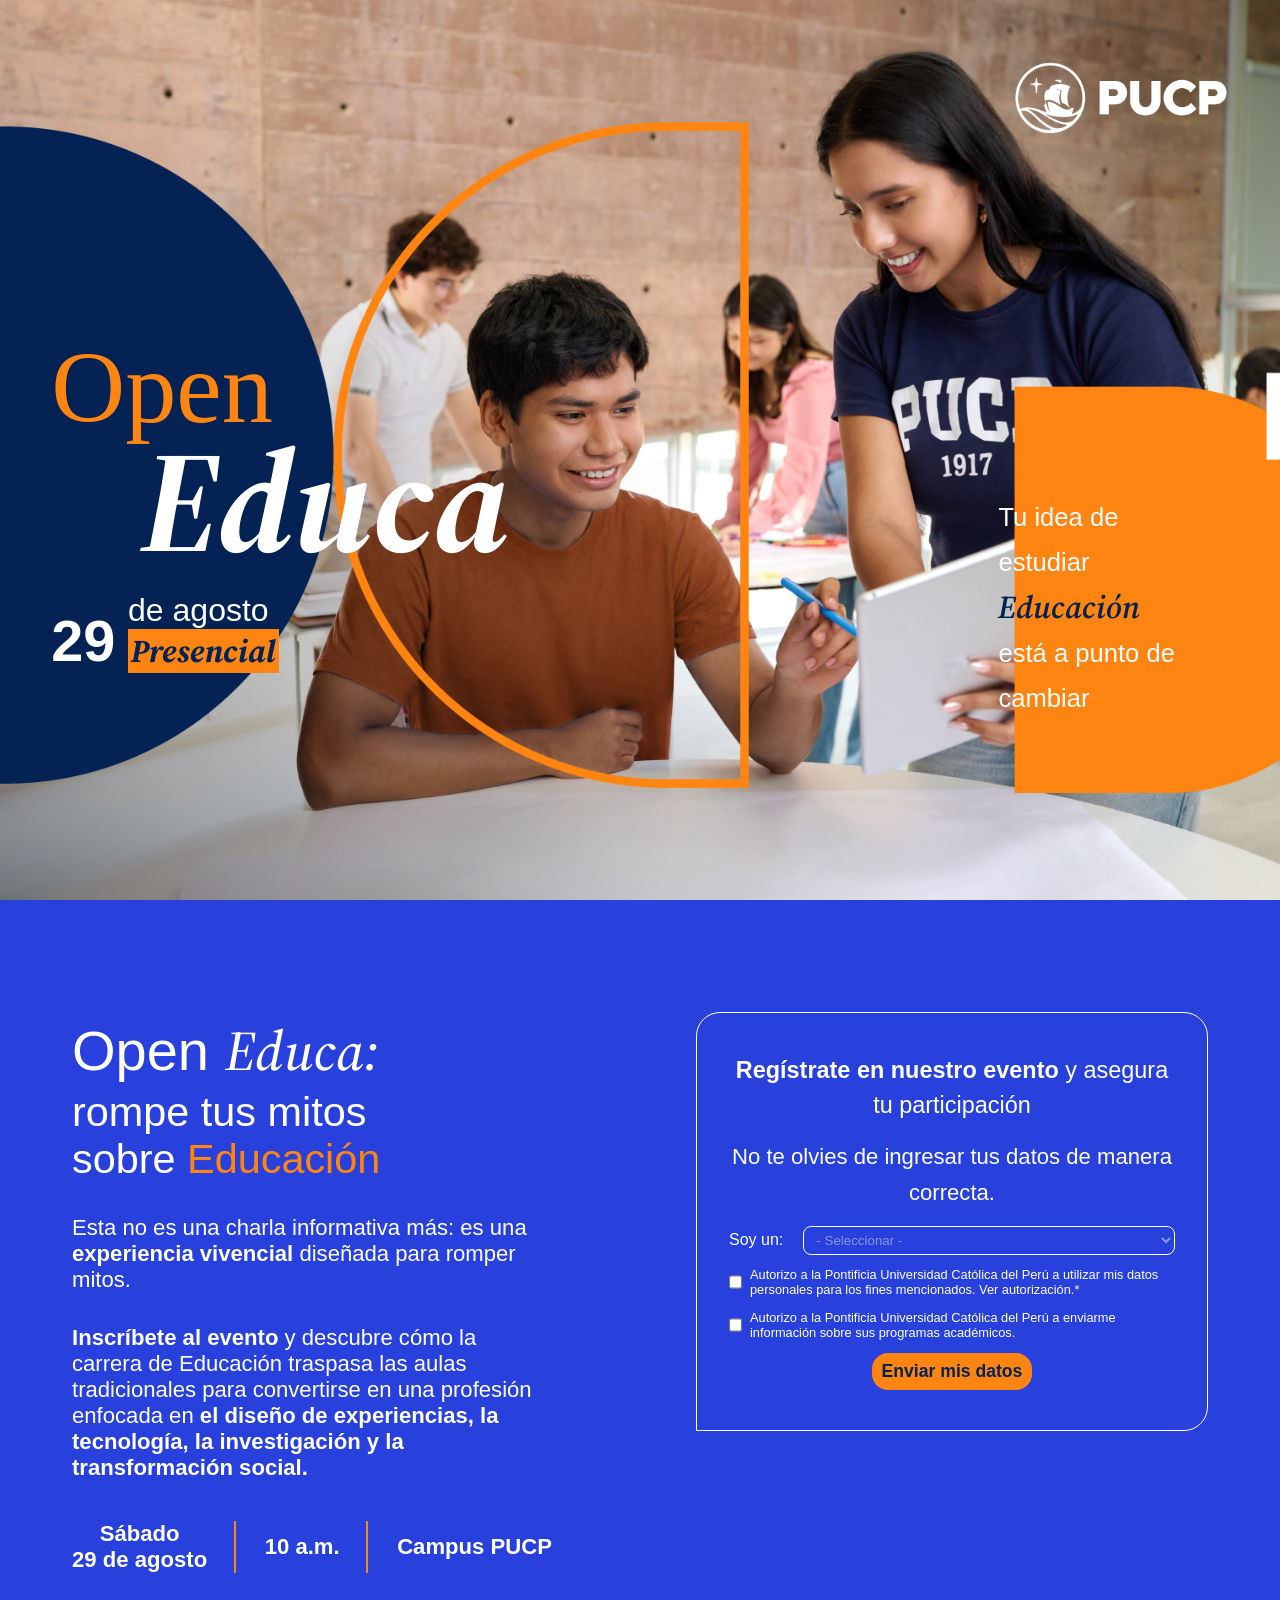
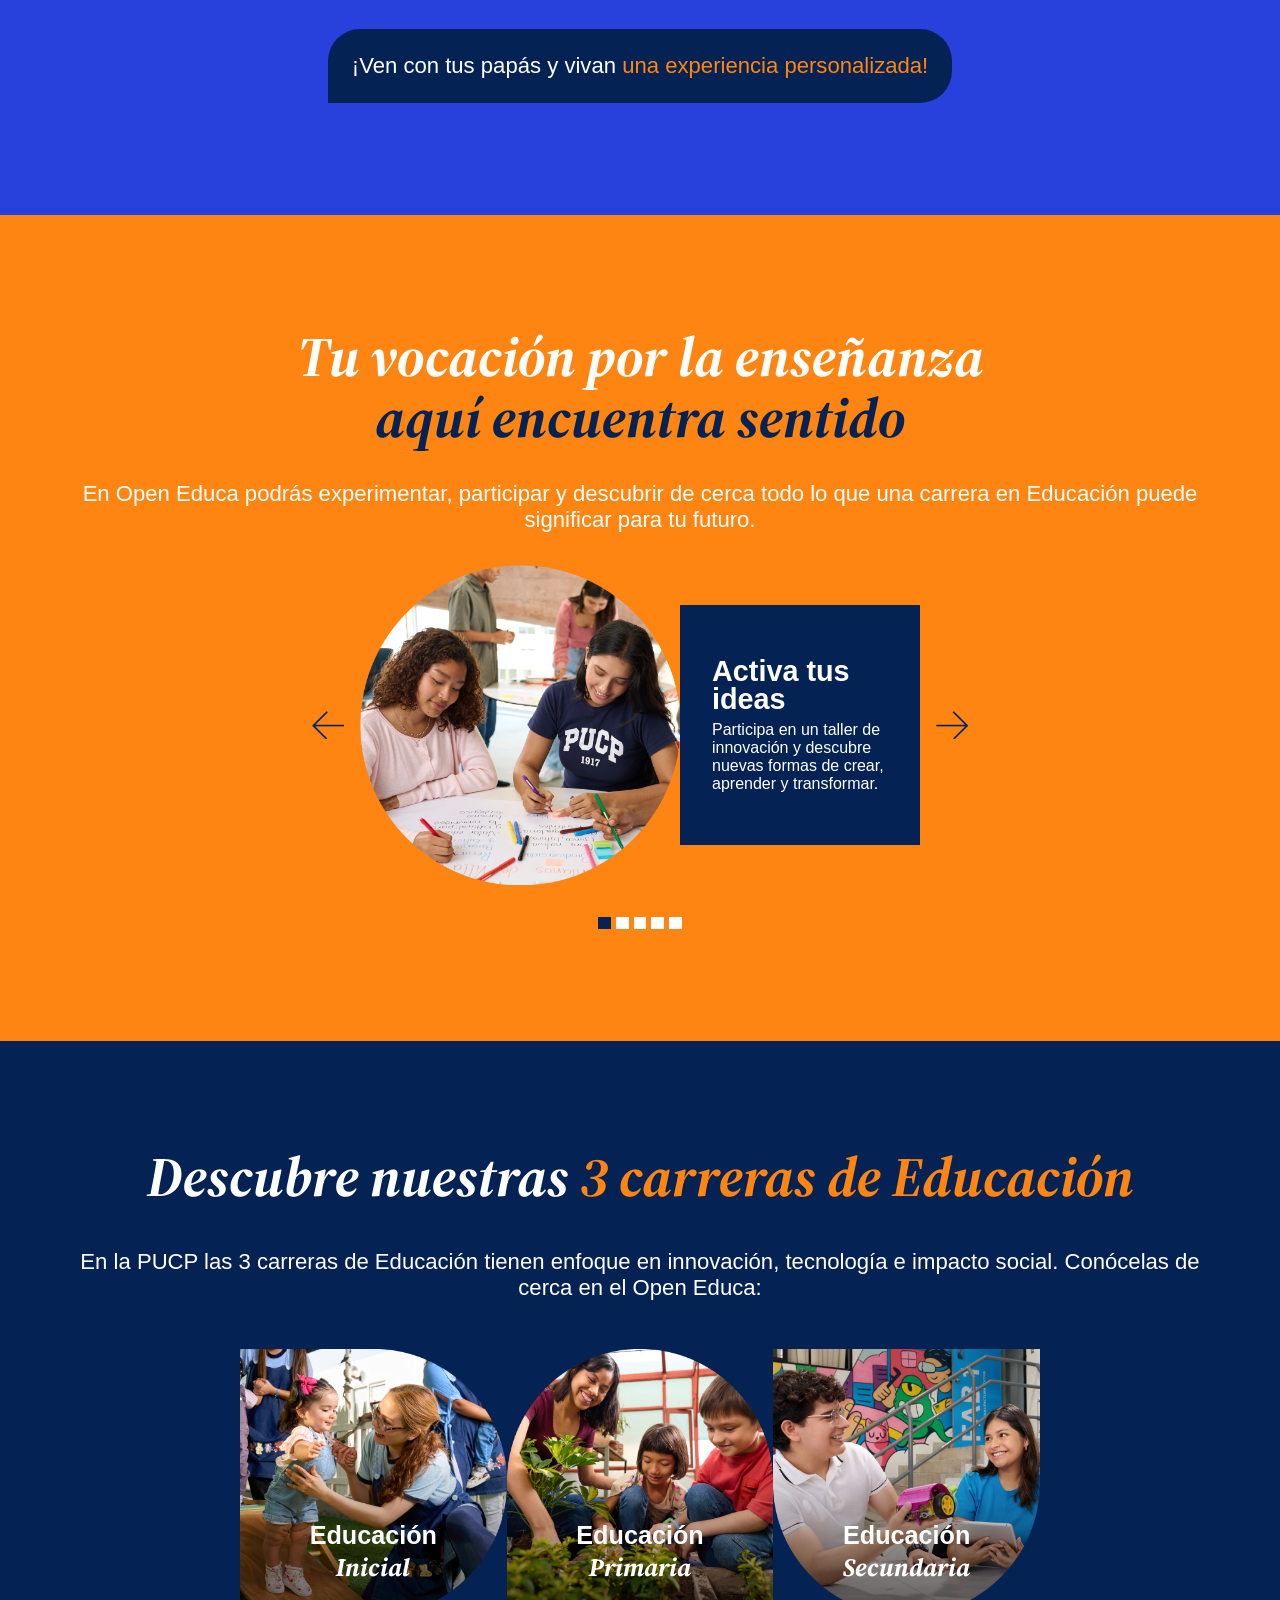
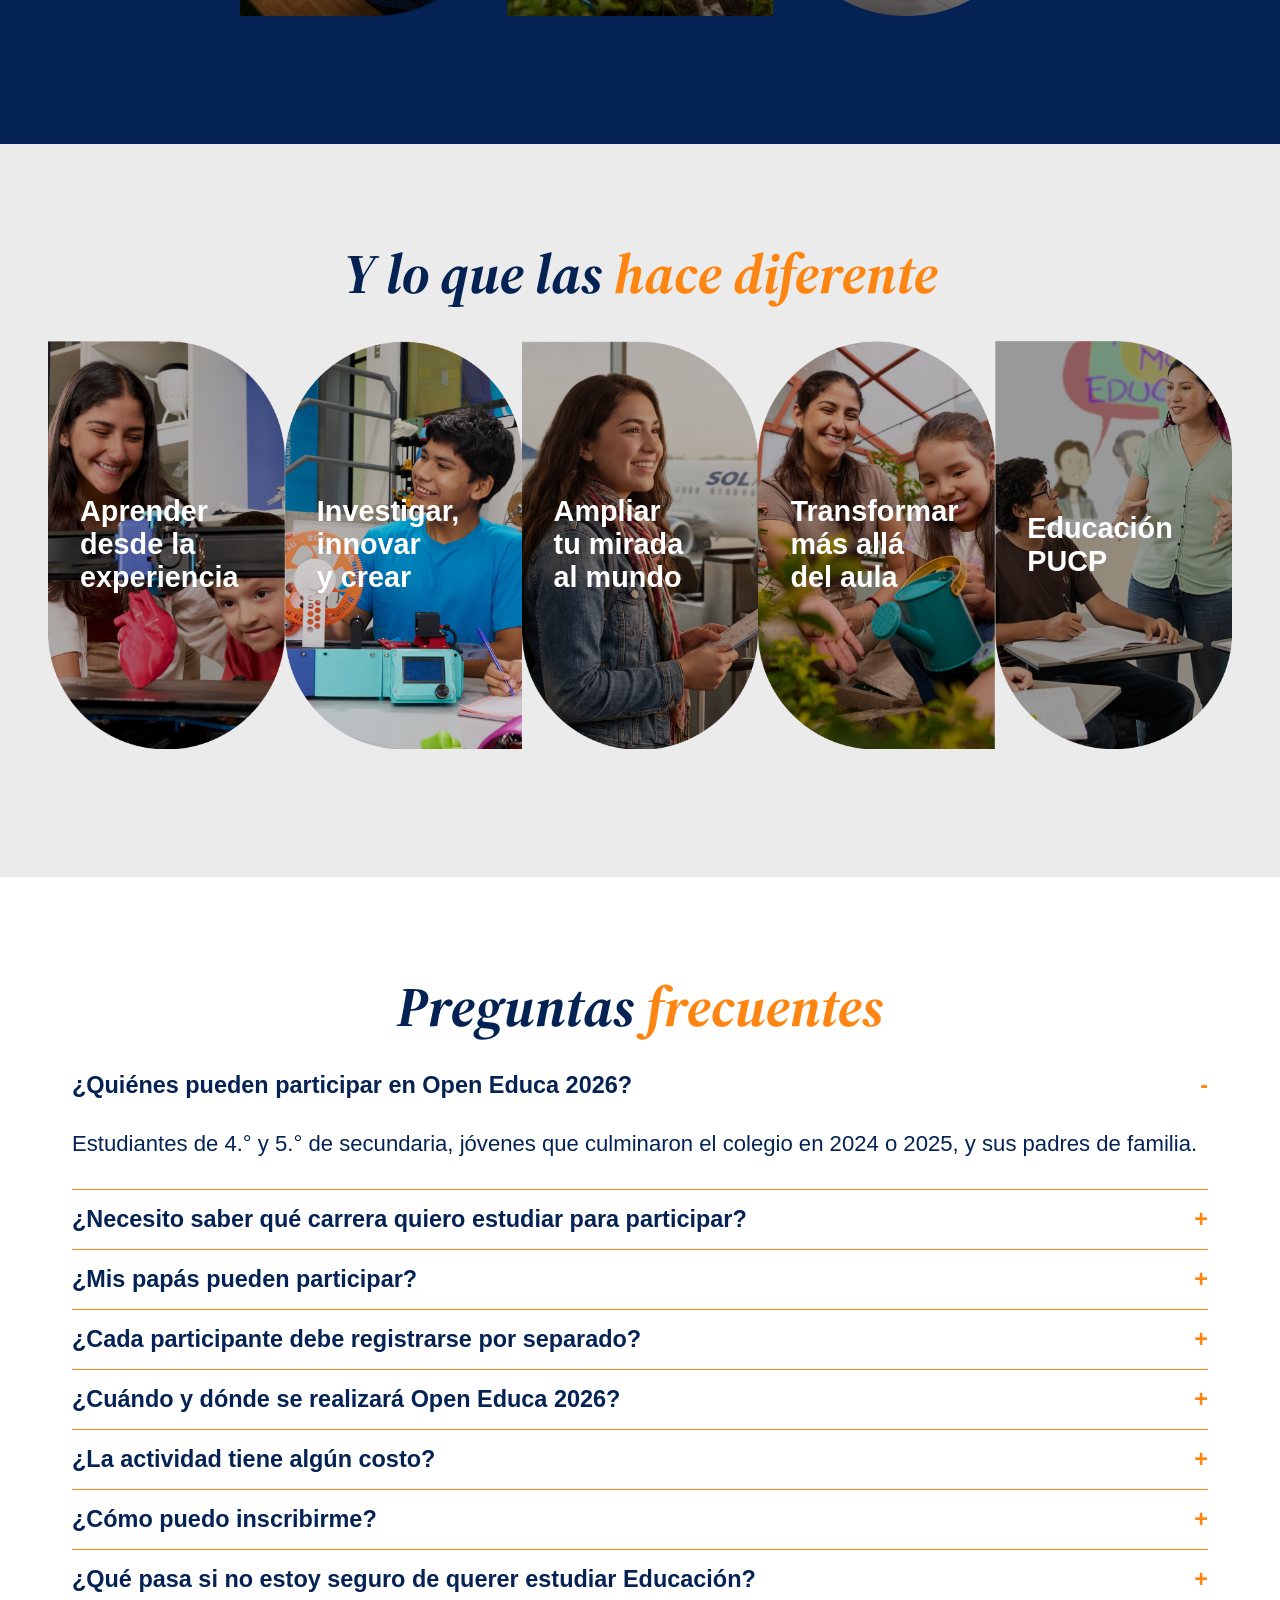
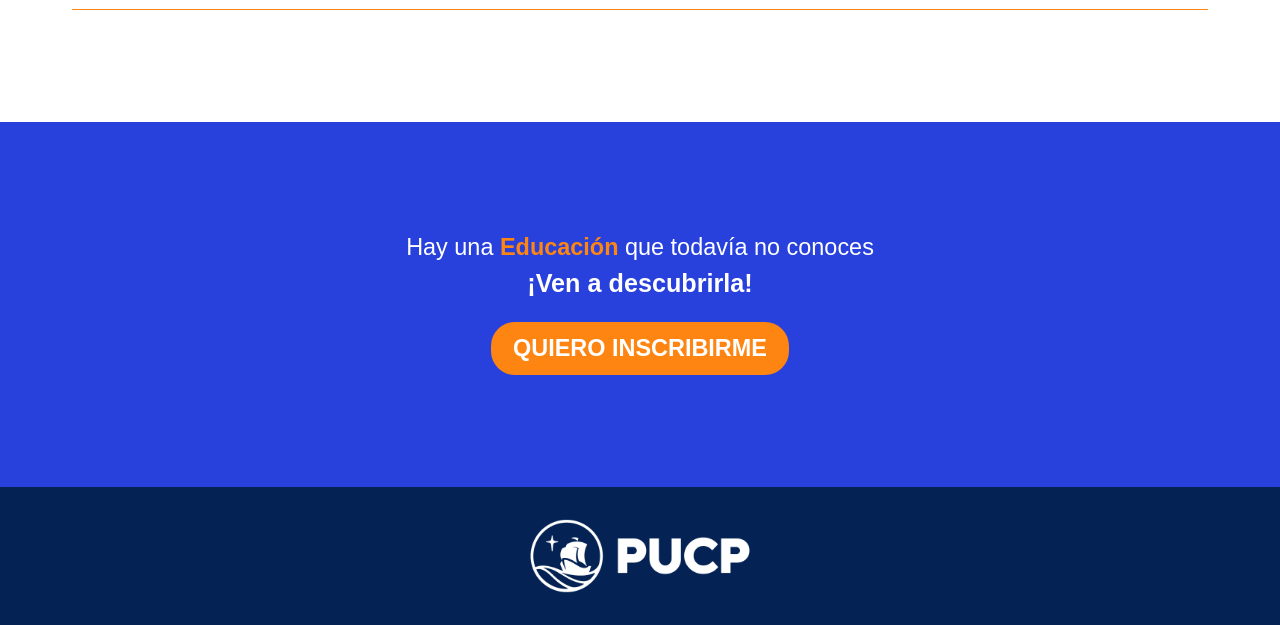
<file: index.html>
<!DOCTYPE html>
<html lang="en">
<head>
    <meta charset="UTF-8">
    <meta name="viewport" content="width=device-width, initial-scale=1.0">
    <title>Document</title>
    <link rel="preconnect" href="https://fonts.googleapis.com">
    <link rel="preconnect" href="https://fonts.gstatic.com" crossorigin>
    <link href="https://fonts.googleapis.com/css2?family=Source+Serif+4:ital,opsz,wght@0,8..60,200..900;1,8..60,200..900&display=swap" rel="stylesheet">
    <link rel="stylesheet" href="style3.css">
</head>
<body>
    <div class="pucp-landing-wrapper">
        <div class="bloque1">
            <div class="bloque1Content">
                <div class="bloque1Content__logo">
                    <img src="logo-pucp.png" alt="logo-pucp">
                </div>
                <div class="bloque1Content__data">
                    <div class="bloque1Content__dataTop">
                        <h3>Open</h3>
                        <h2>Educa</h2>
                        <div class="dataTop__inner">
                            <h4 class="dataTop__innerLeft">29</h4>
                            <div class="dataTop__innerRight">
                                <span>de agosto</span>
                                <span>Presencial</span>
                            </div>
                        </div>
                    </div>
                    <div class="bloque1Content__dataBottom">
                        <p>Tu idea de estudiar <br> <span>Educación</span> <br> está a punto de cambiar</p>
                    </div>
                </div>
                <img class="back-mobile" src="top-new-night.png" alt="">
                <img class="back-desktop" src="top-desktop.png" alt="">
            </div>
        </div>
        <div class="bloque2"> 
            <div class="scrolling-content"> 
                <div class="textoContent"><span>Dirigido a escolares de 4.° y 5.° sec. | Egrados | Padres</span></div> 
                <div class="textoContent"><span>Dirigido a escolares de 4.° y 5.° sec. | Egrados | Padres</span></div> 
                <div class="textoContent"><span>Dirigido a escolares de 4.° y 5.° sec. | Egrados | Padres</span></div> 
                <div class="textoContent"><span>Dirigido a escolares de 4.° y 5.° sec. | Egrados | Padres</span></div> 
                <div class="textoContent"><span>Dirigido a escolares de 4.° y 5.° sec. | Egrados | Padres</span></div> 
                <div class="textoContent"><span>Dirigido a escolares de 4.° y 5.° sec. | Egrados | Padres</span></div> 
                <div class="textoContent"><span>Dirigido a escolares de 4.° y 5.° sec. | Egrados | Padres</span></div> 
                <div class="textoContent"><span>Dirigido a escolares de 4.° y 5.° sec. | Egrados | Padres</span></div> 
                <div class="textoContent"><span>Dirigido a escolares de 4.° y 5.° sec. | Egrados | Padres</span></div> 
                <div class="textoContent"><span>Dirigido a escolares de 4.° y 5.° sec. | Egrados | Padres</span></div> 
            </div> 
        </div>
        <div class="bloque3">
            <div class="bloque3Container">
                <div class="bloque3Container__content">
                    <div class="bloque3__data">
                        <h2>Open <span>Educa:</span></h2>
                        <p class="subtitle">rompe tus mitos <br> sobre <span>Educación</span></p>
                        <p>Esta no es una charla informativa más: es una <b>experiencia vivencial</b> diseñada para romper mitos.</p>
                        <p><b>Inscríbete al evento</b> y descubre cómo la carrera de Educación traspasa las aulas tradicionales para convertirse en una profesión enfocada en <b>el diseño de experiencias, la tecnología, la investigación y la transformación social.</b></p>
                        <div class="bloque3__fecha">
                            <span>Sábado <br> 29 de agosto</span>
                            <div class="content__fecha">
                                <span></span>
                            </div>
                            <span>10 a.m.</span>
                            <div class="content__fecha">
                                <span></span>
                            </div>
                            <span>Campus PUCP</span>
                        </div>
                    </div>
                    <div class="formulario">
                        <h2><b>Regístrate en nuestro evento</b> y asegura tu participación</h2>
                        <h4>No te olvies de ingresar tus datos de manera correcta.</h4>
                        <form class="bloque1Container__form" id="my-form-pregrado" method="POST">
                            <div class="eleccion">
                                <h3>Soy un:</h3>
                                <select id="soy" name="type-contact" required>
                                    <option value="" disabled selected>- Seleccionar -</option>
                                    <option value="Postulante">Estudiante o egresado</option>
                                    <option value="Tutor, padre o madre de familia">Padre o apoderado</option>
                                </select>
                            </div>
                            <!-- <div class="double__form">
                                <input class="requerido" id="names" type="text" name="names" maxlength="40" required autocomplete="off" placeholder="Nombres" />
                                <input class="requerido" id="paternal_surname" type="text" name="paternal_surname" maxlength="40" required autocomplete="off" placeholder="Apellido Paterno" />
                            </div>
                            <div class="double__form">
                                <input class="requerido" id="maternal_surname" type="text" name="maternal_surname" maxlength="40" required autocomplete="off" placeholder="Apellido Materno" />
                                <select class="requerido" id="type-document" name="type-document" required>
                                    <option value="" disabled selected>Tipo de documento</option>
                                    <option value="DNI">DNI</option>
                                    <option value="Carné de Extranjería">Carnet de Extranjería</option>
                                    <option value="Pasaporte">Pasaporte</option>
                                </select>
                            </div>
                            <div class="double__form">
                                <input class="requerido" id="number-document" type="text" name="number-document" maxlength="40" required autocomplete="off" placeholder="Nro de documento" />
                                <input class="requerido" id="email" type="text" name="email" maxlength="40" required autocomplete="off" placeholder="Correo" />
                            </div>
                            <div class="double__form">
                                <input class="requerido" id="phone" type="tel" name="phone" maxlength="40" required autocomplete="off" placeholder="Celular" />
                                <div class="form__container--school">
                                    <input class="requerido" list="lista-colegios" id="search-colegio" type="text" placeholder="Busca tu colegio..." autocomplete="off" required>
                                    <datalist id="lista-colegios"></datalist>
                                    <input type="hidden" id="school-code" name="school" required>
                                </div>
                            </div>
                            <div class="double__form">
                                <select class="requerido" id="degree-study" name="degree-study" required>
                                    <option value="" disabled selected>Año de egreso</option>
                                    <option value="2028">2028</option>
                                    <option value="2027">2027</option>
                                    <option value="2026">2026</option>
                                    <option value="2025">2025</option>
                                </select>
                                <select class="requerido" id="career-1" name="career-1" required>
                                    <option value="" disabled selected>Carrera de interés</option>
                                    <option value="EDUCACIÓN INICIAL">Educación Inicial</option>
                                    <option value="EDUCACIÓN PRIMARIA">Educación Primaria</option>
                                    <option value="EDUCACIÓN SECUNDARIA">Educación Secundaria</option>
                                </select>
                            </div> -->
                            
                            <div id="contenedor-dinamico" style="display: none; flex-direction: column;">
            
                                <!-- SECCIÓN ESTUDIANTE -->
                                <div id="seccion-estudiante">
                                    <div class="header-acordeon" id="header-estudiante" style="cursor: pointer; display: flex; justify-content: space-between; align-items: center;">
                                        <h3 style="margin: 0;">Datos del Postulante</h3>
                                        <span class="toggle-icon" id="toggle-estudiante" style="font-size: 24px; font-weight: bold; display: none;">+</span>
                                    </div>
                                    <div class="campos-desplegables" id="campos-estudiante" style="margin-top: 15px;">
                                        <div class="double__form">
                                            <input class="input-dinamico-estudiante" id="names" type="text" name="names" maxlength="40" autocomplete="off" placeholder="Nombres" />
                                            <input class="input-dinamico-estudiante" id="paternal_surname" type="text" name="paternal_surname" maxlength="40" autocomplete="off" placeholder="Apellido Paterno" />
                                        </div>
                                        <div class="double__form">
                                            <input class="input-dinamico-estudiante" id="maternal_surname" type="text" name="maternal_surname" maxlength="40" autocomplete="off" placeholder="Apellido Materno" />
                                            <select class="input-dinamico-estudiante" id="type-document" name="type-document">
                                                <option value="" disabled selected>Tipo de documento</option>
                                                <option value="DNI">DNI</option>
                                                <option value="Carné de Extranjería">Carnet de Extranjería</option>
                                                <option value="Pasaporte">Pasaporte</option>
                                            </select>
                                        </div>
                                        <div class="double__form">
                                            <input class="input-dinamico-estudiante" id="number-document" type="text" name="number-document" maxlength="40" autocomplete="off" placeholder="Nro de documento" />
                                            <input class="input-dinamico-estudiante" id="email" type="email" name="email" maxlength="40" autocomplete="off" placeholder="Correo" />
                                        </div>
                                        <div class="double__form">
                                            <input class="input-dinamico-estudiante" id="phone" type="tel" name="phone" maxlength="40" autocomplete="off" placeholder="Celular" />
                                            <div class="form__container--school" style="width: 100%;">
                                                <input class="input-dinamico-estudiante" list="lista-colegios" id="search-colegio" type="text" placeholder="Busca tu colegio..." autocomplete="off">
                                                <datalist id="lista-colegios"></datalist>
                                                <input type="hidden" id="school-code" name="school">
                                            </div>
                                        </div>
                                        <div class="double__form">
                                            <select class="input-dinamico-estudiante" id="degree-study" name="degree-study">
                                                <option value="" disabled selected>Año de egreso</option>
                                                <option value="2028">2028</option>
                                                <option value="2027">2027</option>
                                                <option value="2026">2026</option>
                                                <option value="2025">2025</option>
                                            </select>
                                            <select class="input-dinamico-estudiante" id="career-1" name="career-1">
                                                <option value="" disabled selected>Carrera de interés</option>
                                                <option value="EDUCACIÓN INICIAL">Educación Inicial</option>
                                                <option value="EDUCACIÓN PRIMARIA">Educación Primaria</option>
                                                <option value="EDUCACIÓN SECUNDARIA">Educación Secundaria</option>
                                            </select>
                                        </div>
                                    </div>
                                    
                                </div>

                                <!-- SECCIÓN TUTOR / APODERADO -->
                                <div id="seccion-tutor">
                                    <div class="header-acordeon" id="header-tutor" style="cursor: pointer; display: flex; justify-content: space-between; align-items: center;">
                                        <h3 id="titulo-tutor" style="margin: 0;">Datos del Padre o Apoderado</h3>
                                        <span class="toggle-icon" id="toggle-tutor" style="font-size: 24px; font-weight: bold; display: none;">+</span>
                                    </div>
                                    <div class="campos-desplegables" id="campos-tutor">
                                        <div class="double__form">
                                            <input class="input-dinamico-tutor" id="tutor_names" type="text" name="tutor_names" maxlength="40" autocomplete="off" placeholder="Nombres del tutor"/>
                                            <input class="input-dinamico-tutor" id="tutor-paternal-surname" type="text" name="tutor-paternal-surname" maxlength="40" autocomplete="off" placeholder="Apellido Paterno tutor"/>
                                        </div>
                                        <div class="double__form">
                                            <select class="input-dinamico-tutor" id="tutor-type-document" name="tutor-type-document">
                                                <option value="" disabled selected>Tipo de documento</option>
                                                <option value="DNI">DNI</option>
                                                <option value="Carné de Extranjería">Carnet de Extranjería</option>
                                                <option value="Pasaporte">Pasaporte</option>
                                            </select>
                                            <input class="input-dinamico-tutor" id="tutor-number-document" type="text" name="tutor-number-document" maxlength="20" autocomplete="off" placeholder="Nro de documento tutor" />
                                        </div>
                                        <div class="double__form">
                                            <input class="input-dinamico-tutor" id="tutor-phone" type="tel" name="tutor-phone" maxlength="9" autocomplete="off" placeholder="Celular tutor"/>
                                            <input class="input-dinamico-tutor" id="tutor-email" type="email" name="tutor-email" maxlength="100" autocomplete="off" placeholder="Correo tutor"/>
                                        </div>
                                    </div>
                                    
                                </div>

                            </div>
                            
                            <div class="authorization">
                                <input type="checkbox" required name="" id="">
                                <p>Autorizo a la Pontificia Universidad Católica del Perú a utilizar mis datos personales para los fines mencionados. Ver autorización.*</p>
                            </div>
                            <div class="authorization">
                                <input type="checkbox" required name="" id="">
                                <p>Autorizo a la Pontificia Universidad Católica del Perú a enviarme información sobre sus programas académicos.</p>
                            </div>
                            <div class="content__button">
                                <button type="submit">Enviar mis datos</button>
                            </div>
                        </form>
                    </div>
                </div>
                <div class="bloque3__disclaimer">
                    <div class="bloque3__disclaimer__inner">
                        <p>¡Ven con tus papás y vivan <span>una experiencia personalizada!</span></p>
                    </div>
                </div>
            </div>
        </div>
        <div class="bloque5">
            <div class="bloque5Container">
                <h3 class="bloque5__title">Tu vocación por la enseñanza <br> <span>aquí encuentra sentido</span></h3>
                <h4>En Open Educa podrás experimentar, participar y descubrir de cerca todo lo que una carrera en Educación puede significar para tu futuro.</h4>
                <div class="bloque5__wrapper">
                    <span class="prev-arrow">
                        <img src="bloque7-arrow-left.png" alt="Anterior">
                    </span>
                    <div class="carousel__viewport">
                        <div class="carousel__track">
                            <div class="bloque5__item">
                                <img src="bloque7-1.png" alt="">
                                <div class="bloque5Item__text">
                                    <h3>Activa tus ideas</h3>
                                    <p>Participa en un taller de innovación y descubre nuevas formas de crear, aprender y transformar.</p>
                                </div>
                            </div>
                            <div class="bloque5__item">
                                <img src="bloque7-2.png" alt="">
                                <div class="bloque5Item__text bloque5Item__text--two">
                                    <h3>Aprende haciendo</h3>
                                    <p>Súmate a dinámicas participativas que te permitirán vivir la Educación desde una perspectiva diferente</p>
                                </div>
                            </div>
                            <div class="bloque5__item">
                                <img src="bloque7-3.png" alt="">
                                <div class="bloque5Item__text bloque5Item__text--three">
                                    <h3>Encuentra tu carrera</h3>
                                    <p>Conoce las 3 carreras de Educación PUCP y descubre cuál conecta mejor con tus intereses.</p>
                                </div>
                            </div>
                            <div class="bloque5__item">
                                <img src="bloque7-4.png" alt="">
                                <div class="bloque5Item__text bloque5Item__text--four">
                                    <h3>Decidan en familia</h3>
                                    <p>Tus padres tendrán una charla especialmente para ellos, donde podrán conocer mejor la propuesta y resolver sus dudas.</p>
                                </div>
                            </div>
                            <div class="bloque5__item">
                                <img src="bloque7-5.png" alt="">
                                <div class="bloque5Item__text bloque5Item__text--five">
                                    <h3>Vive el campus</h3>
                                    <p>Recorre la Facultad de Educación PUCP, conoce sus espacios y empieza a imaginar cómo sería tu experiencia universitaria aquí.</p>
                                </div>
                            </div>
                        </div>
                    </div>
                    <span class="next-arrow">
                        <img src="bloque7-arrow-right.png" alt="Siguiente">
                    </span>
                </div>
                <div class="pagination">
                    <span class="dot active"></span>
                    <span class="dot"></span>
                    <span class="dot"></span>
                    <span class="dot"></span>
                    <span class="dot"></span>
                </div>
            </div>
        </div>
        <div class="bloque9">
            <div class="bloque9Container">
                <h2 class="bloque9-diferencia__title">Descubre nuestras <span>3 carreras de Educación</span></h2>
                <h4>En la PUCP las 3 carreras de Educación tienen enfoque en innovación, tecnología e impacto social. Conócelas de cerca en el Open Educa:</h4>
                <div class="bloque9Carousel">
                    <div class="bloque9Item">
                        <div class="bloque9Item__front">
                            <img src="bloque3-image1.png" alt="">
                            <h3>Educación <br><span>Inicial</span></h3>
                        </div>
                        <div class="bloque9Item__back">
                            <img src="back1.png" alt="">
                            <h3 class="bloque9Item__text--white">Diseña entornos motivadores y creativos reconociendo al niño como el verdadero protagonista de su aprendizaje.</h3>
                        </div>
                    </div>
                    <div class="bloque9Item">
                        <div class="bloque9Item__front">
                            <img src="bloque3-image2.png" alt="">
                            <h3>Educación <br><span>Primaria</span></h3>
                        </div>
                        <div class="bloque9Item__back">
                            <img src="back2.png" alt="">
                            <h3>Desarrolla propuestas educativas e inclusivas con metodologías pedagógicas actuales y herramientas digitales.</h3>
                        </div>
                    </div>
                    <div class="bloque9Item">
                        <div class="bloque9Item__front">
                            <img src="bloque3-image3.png" alt="">
                            <h3>Educación <br><span>Secundaria</span></h3>
                        </div>
                        <div class="bloque9Item__back">
                            <img src="back3.png" alt="">
                            <h3 class="bloque9Item__text--white">Conecta con los adolescentes a través de la investigación, el acompañamiento continuo y la tecnología pedagógica.</h3>
                        </div>
                    </div>
                </div>
            </div>
        </div>
        <div class="bloque8">
            <div class="bloque8Container">
                <h2 class="bloque-diferencia__title">Y lo que las <span>hace diferente</span></h2>
                <div class="bloque8Carousel">
                    <div class="bloque8Item">
                        <div class="bloque8Item__front">
                            <img src="bloque8-front-1.png" alt="">
                            <h3 class="bloque8Front__text">Aprender <br> desde la <br> <b>experiencia</b></h3>
                        </div>
                        <div class="bloque8Item__back">
                            <img src="bloque8-back-1.png" alt="">
                            <h3>Acércate a espacios educativos desde los primeros ciclos y conecta lo que aprendes con desafíos reales.</h3>
                        </div>
                    </div>
                    <div class="bloque8Item">
                        <div class="bloque8Item__front">
                            <img src="bloque8-front-2.png" alt="">
                            <h3 class="bloque8Front__text">Investigar, <br> innovar <br> <b>y crear</b></h3>
                        </div>
                        <div class="bloque8Item__back">
                            <img src="bloque8-back-2.png" alt="">
                            <h3 class="bloque9Item__text--white">Desarrolla nuevas formas de aprender y enseñar integrando investigación, creatividad, innovación y tecnología.</h3>
                        </div>
                    </div>
                    <div class="bloque8Item">
                        <div class="bloque8Item__front">
                            <img src="bloque8-front-3.png" alt="">
                            <h3 class="bloque8Front__text">Ampliar <br> tu mirada <br> <b>al mundo</b></h3>
                        </div>
                        <div class="bloque8Item__back">
                            <img src="bloque8-back-3.png" alt="">
                            <h3 class="bloque9Item__text--white">Accede a oportunidades de intercambio internacional y enriquece tu formación con otras culturas y perspectivas educativas.</h3>
                        </div>
                    </div>
                    <div class="bloque8Item">
                        <div class="bloque8Item__front">
                            <img src="bloque8-front-4.png" alt="">
                            <h3 class="bloque8Front__text">Transformar <br> más allá <br> <b>del aula</b></h3>
                        </div>
                        <div class="bloque8Item__back">
                            <img src="bloque8-back-4.png" alt="">
                            <h3 class="bloque9Item__text--white">Prepárate para desarrollar proyectos, crear experiencias y contenidos, investigar, gestionar e impulsar soluciones para distintos espacios educativos.</h3>
                        </div>
                    </div>
                    <div class="bloque8Item">
                        <div class="bloque8Item__front">
                            <img src="bloque8-front-5.png" alt="">
                            <h3 class="bloque8Front__text">Educación <br> <b>PUCP</b></h3>
                        </div>
                        <div class="bloque8Item__back">
                            <img src="bloque8-back-5.png" alt="">
                            <h3>N.° 1 en el Perú según QS by Subject 2026.</h3>
                        </div>
                    </div>
                </div>
            </div>
        </div>
        <div class="bloque6">
            <div class="bloque6Container">
                <h3 class="bloque5__title">Preguntas <span>frecuentes</span></h3>
                <div class="bloque6__wrapper">
                    <div class="bloque6__item">
                        <div class="bloque6Item__pregunta">
                            <h4>¿Quiénes pueden participar en Open Educa 2026?</h4>
                            <span>-</span>
                        </div>
                        <div class="bloque6Item__respuesta open">
                            <p>Estudiantes de 4.° y 5.° de secundaria, jóvenes que culminaron el colegio en 2024 o 2025, y sus padres de familia.</p>
                        </div>
                    </div>
                    <div class="bloque6__item">
                        <div class="bloque6Item__pregunta">
                            <h4>¿Necesito saber qué carrera quiero estudiar para participar?</h4>
                            <span>+</span>
                        </div>
                        <div class="bloque6Item__respuesta close">
                            <p>¡No! Esta experiencia está diseñada para que descubras qué significa estudiar Educación hoy y exploren el abanico de posibilidades profesionales que ofrece la PUCP.</p>
                        </div>
                    </div>
                    <div class="bloque6__item">
                        <div class="bloque6Item__pregunta">
                            <h4>¿Mis papás pueden participar?</h4>
                            <span>+</span>
                        </div>
                        <div class="bloque6Item__respuesta close">
                            <p>¡Sí! Los padres de familia son bienvenidos a acompañarte para conocer la propuesta académica y las oportunidades de desarrollo profesional de la carrera. Ellos tendrán una experiencia personalizada.</p>
                        </div>
                    </div>
                    <div class="bloque6__item">
                        <div class="bloque6Item__pregunta">
                            <h4>¿Cada participante debe registrarse por separado?</h4>
                            <span>+</span>
                        </div>
                        <div class="bloque6Item__respuesta close">
                            <p>¡Sí! Tanto estudiantes como padres deben realizar su registro de manera individual.</p>
                        </div>
                    </div>
                    <div class="bloque6__item">
                        <div class="bloque6Item__pregunta">
                            <h4>¿Cuándo y dónde se realizará Open Educa 2026?</h4>
                            <span>+</span>
                        </div>
                        <div class="bloque6Item__respuesta close">
                            <p>Será el sábado 29 de agosto a las 10 a. m. en el Campus PUCP</p>
                        </div>
                    </div>
                    <div class="bloque6__item">
                        <div class="bloque6Item__pregunta">
                            <h4>¿La actividad tiene algún costo?</h4>
                            <span>+</span>
                        </div>
                        <div class="bloque6Item__respuesta close">
                            <p>¡No! Participar en Open Educa 2026 es 100% gratuito.</p>
                        </div>
                    </div>
                    <div class="bloque6__item">
                        <div class="bloque6Item__pregunta">
                            <h4>¿Cómo puedo inscribirme?</h4>
                            <span>+</span>
                        </div>
                        <div class="bloque6Item__respuesta close">
                            <p>Completa el formulario de registro aquí para asegurar tu cupo gratis.</p>
                        </div>
                    </div>
                    <div class="bloque6__item">
                        <div class="bloque6Item__pregunta">
                            <h4>¿Qué pasa si no estoy seguro de querer estudiar Educación?</h4>
                            <span>+</span>
                        </div>
                        <div class="bloque6Item__respuesta close">
                            <p>¡Para eso creamos Open Educa! Es la oportunidad perfecta para romper mitos, resolver todas tus dudas sobre el campo laboral y descubrir si esta carrera conecta con tus metas e intereses.</p>
                        </div>
                    </div>
                </div>
            </div>
        </div>
        <div class="bloque7">
            <div class="bloque7Container">
                <p>Hay una <span>Educación</span> que todavía no conoces</p>
                <h4>¡Ven a descubrirla!</h4>
                <button>QUIERO INSCRIBIRME</button>
            </div>
        </div>
        <footer>
            <img src="logo-pucp.png" alt="">
        </footer>
    </div>
    <script src="index.js"></script>
</body>
</html>
</file>
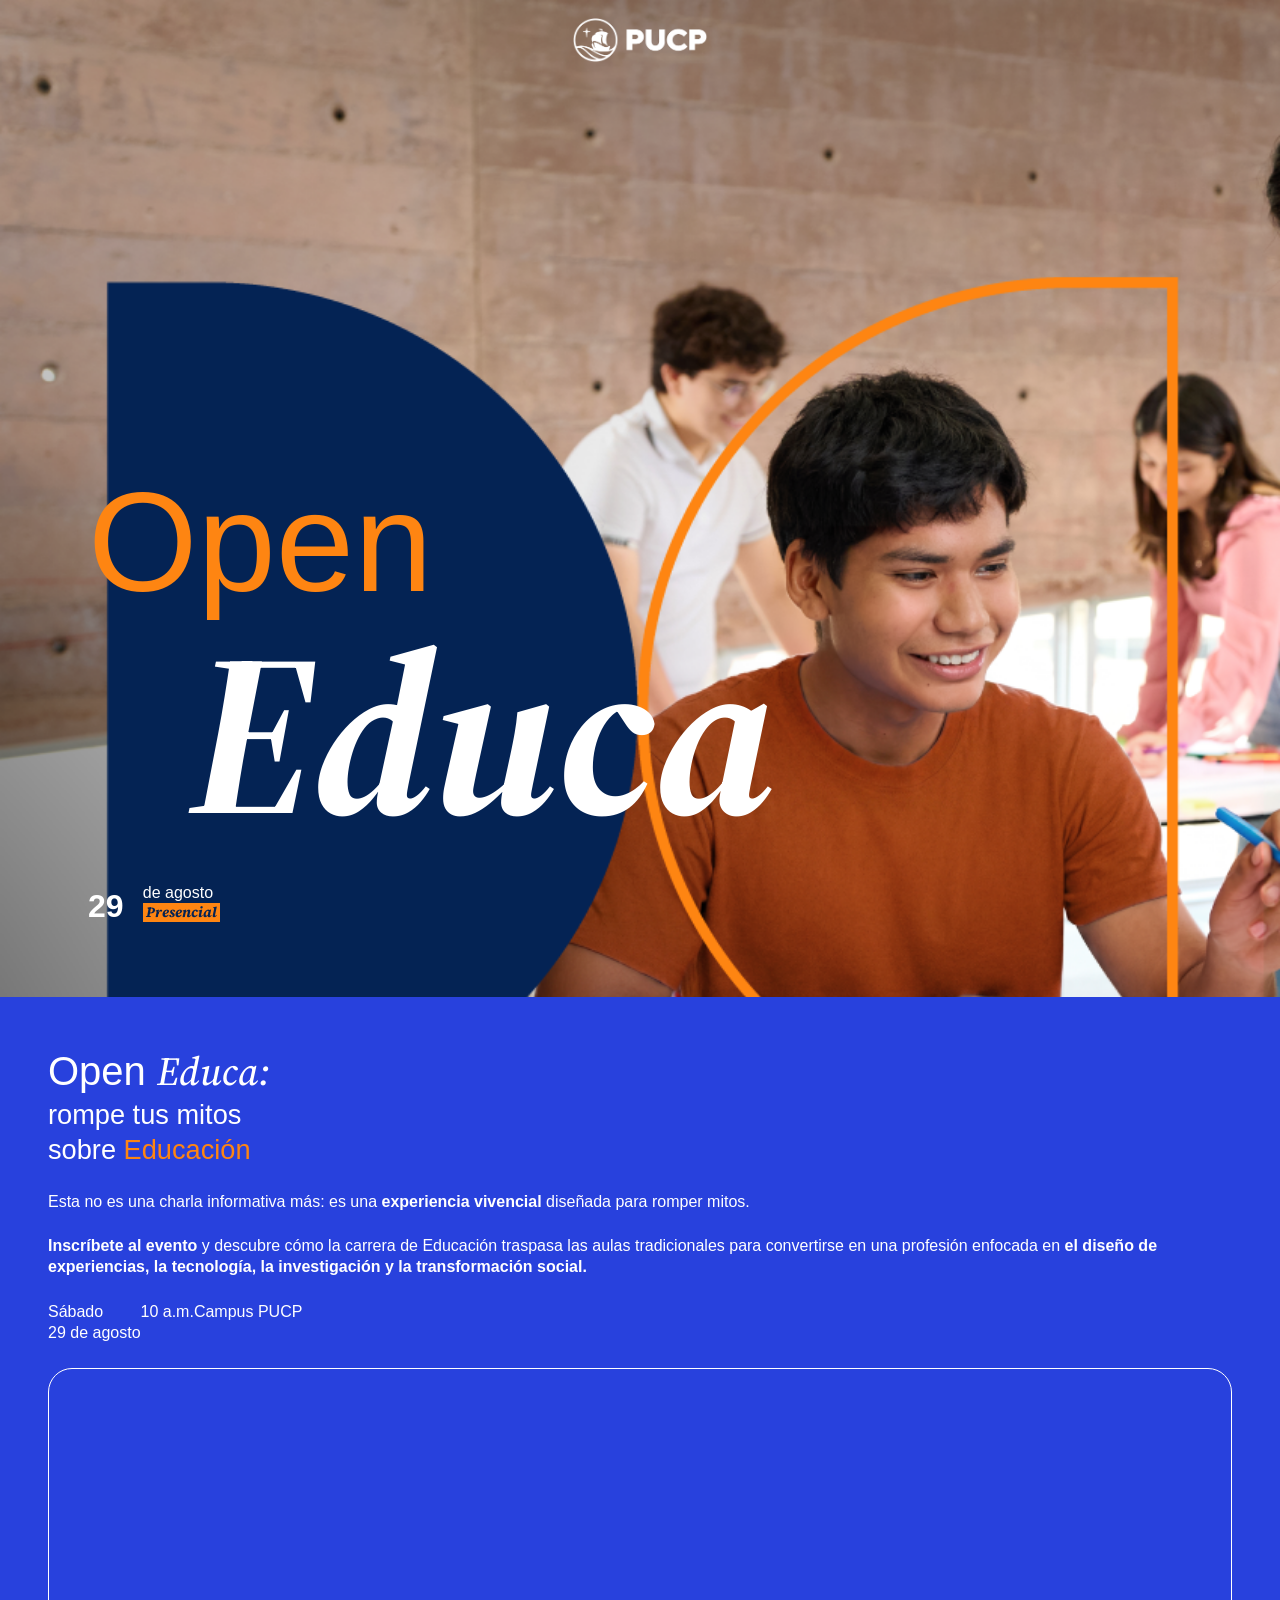
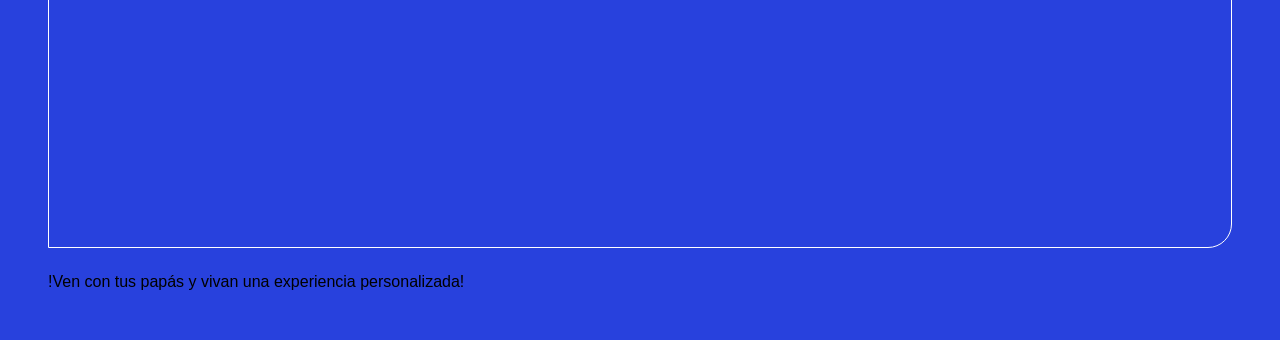
<file: indexother.html>
<!DOCTYPE html>
<html lang="en">
<head>
    <meta charset="UTF-8">
    <meta name="viewport" content="width=device-width, initial-scale=1.0">
    <title>Document</title>
    <link rel="stylesheet" href="style.css">
    <link rel="preconnect" href="https://fonts.googleapis.com">
    <link rel="preconnect" href="https://fonts.gstatic.com" crossorigin>
    <link href="https://fonts.googleapis.com/css2?family=Source+Serif+4:ital,opsz,wght@0,8..60,200..900;1,8..60,200..900&display=swap" rel="stylesheet">
</head>
<body>
    <div style="position:relative;">
        <div class="bloque1">
            <div class="bloque1Content">
                <div class="bloque1Content__logo">
                    <img src="logo-pucp.png" alt="logo-pucp">
                </div>
                <div class="bloque1Content__data">
                    <div class="bloque1Content__dataTop">
                        <h3>Open</h3>
                        <h2>Educa</h2>
                        <div class="dataTop__inner">
                            <h4 class="dataTop__innerLeft">29</h4>
                            <div class="dataTop__innerRight">
                                <span>de agosto</span>
                                <span>Presencial</span>
                            </div>
                        </div>
                    </div>
                    <div class="bloque1Content__dataBottom">
                        <p>Tu idea de estudiar <br> <span>Educación</span> <br> está a punto de cambiar</p>
                    </div>
                </div>
            </div>
            <img class="background-mobile" src="mobile-prop1.png">
        </div>
        <div class="bloque2"> 
            <div class="scrolling-content"> 
                <div class="textoContent"><span>Dirigido a escolares de 4.° y 5.° sec. | Egrados | Padres</span></div> 
                <div class="textoContent"><span>Dirigido a escolares de 4.° y 5.° sec. | Egrados | Padres</span></div> 
                <div class="textoContent"><span>Dirigido a escolares de 4.° y 5.° sec. | Egrados | Padres</span></div> 
                <div class="textoContent"><span>Dirigido a escolares de 4.° y 5.° sec. | Egrados | Padres</span></div> 
                <div class="textoContent"><span>Dirigido a escolares de 4.° y 5.° sec. | Egrados | Padres</span></div> 
                <div class="textoContent"><span>Dirigido a escolares de 4.° y 5.° sec. | Egrados | Padres</span></div> 
                <div class="textoContent"><span>Dirigido a escolares de 4.° y 5.° sec. | Egrados | Padres</span></div> 
                <div class="textoContent"><span>Dirigido a escolares de 4.° y 5.° sec. | Egrados | Padres</span></div> 
                <div class="textoContent"><span>Dirigido a escolares de 4.° y 5.° sec. | Egrados | Padres</span></div> 
                <div class="textoContent"><span>Dirigido a escolares de 4.° y 5.° sec. | Egrados | Padres</span></div> 
            </div> 
        </div>
        
        <div class="bloque3">
            <div class="bloque3Container">
                <div class="bloque3Container__content">
                    <div class="bloque3__data">
                        <h2>Open <span>Educa:</span></h2>
                        <p class="subtitle">rompe tus mitos <br> sobre <span>Educación</span></p>
                        <p>Esta no es una charla informativa más: es una <b>experiencia vivencial</b> diseñada para romper mitos.</p>
                        <p><b>Inscríbete al evento</b> y descubre cómo la carrera de Educación traspasa las aulas tradicionales para convertirse en una profesión enfocada en <b>el diseño de experiencias, la tecnología, la investigación y la transformación social.</b></p>
                        <div class="bloque3__fecha">
                            <span>Sábado <br> 29 de agosto</span>
                            <div class="content__fecha">
                                <span></span>
                            </div>
                            <span>10 a.m.</span>
                            <div class="content__fecha">
                                <span></span>
                            </div>
                            <span>Campus PUCP</span>
                        </div>
                    </div>
                    <div class="formulario">

                    </div>
                </div>
                <div class="bloque3__disclaimer">
                    <p>!Ven con tus papás y vivan <span>una experiencia personalizada!</span></p>
                </div>
            </div>
        </div>
    </div>
</body>
</html>
</file>
<file: style3.css>
*{
    padding: 0;
    font-family: "TTNorms2", sans-serif;
    margin: 0;
    box-sizing: border-box;
}

html {
    scroll-behavior: smooth;
}

:root {
    --azul: #042354;
    --azul-claro: #2841dd;
    --naranja: #fe8512;

    --texto-96: clamp(2rem, 1.5rem + 2.5vw, 4.5rem);
    --texto-72: clamp(1.75rem, 1.425rem + 1.625vw, 3.375rem);
    --texto-69: clamp(1.625rem, 1.3rem + 1.61vw, 3.23rem);
    --texto-40: clamp(1.125rem, 0.975rem + 0.75vw, 1.875rem);
    --texto-37: clamp(1.06rem, 0.93rem + 0.67vw, 1.73rem);
    --texto-35: clamp(1rem, 0.87rem + 0.64vw, 1.64rem);
}

p, h1, h2, h3, h4, h5 {
    margin: 0;
    padding: 0;
}

.pucp-landing-wrapper {
    position: relative;
}

.bloque1 {
    width: 100%;
    background-color: var(--azul-claro);
}

.bloque1Content__logo img {
    width: 3rem;
    height: auto;
}

.bloque1Content {
    position: relative;
}

.back-desktop {
    display: none;
}

.bloque1Content .back-mobile {
    width: 100%;
}

.bloque1Content__logo {
    position: absolute;
    width: 100%;
    display: flex;
    align-items: center;
    justify-content: center;
    margin-top: 1.5rem;
}

.bloque1Content__logo img {
    width: 6.5rem;
    height: auto;
}

.bloque1Content__data {
    position: absolute;
    bottom: 0;
    margin-bottom: 48vw;
    margin-left: 13vw;
}

.bloque1Content__dataTop h3 {
    font-size: 11vw;
    font-weight: 500;
    color: var(--naranja);
    font-family: "TTNorms2", serif;
}

.bloque1Content__dataTop h2 {
    position: relative;
    top: -4.3vw;
    font-size: 18vw;
    font-family: "Source Serif 4", serif;
    font-style: italic;
    color: white;
    margin-left: 8.8vw;
}

.bloque1Content__dataBottom {
    display: none;
}

.dataTop__inner {
    position: relative;
    top: -4vw;
    display: flex;
    column-gap: 1.5vw;
    /* background-color: red; */
}

.dataTop__innerLeft {
    color: white;
    font-size: 2rem;
    font-weight: 550;
    margin-top: .2rem;
}

.dataTop__innerRight {
   display: flex;
   flex-direction: column;    
   font-size: 1rem;
   color: white;
}

.dataTop__innerRight span:nth-child(1) {
    font-weight: 400;
}

.dataTop__innerRight span:nth-child(2) {
    background-color: #fe8512;
    font-size: .9rem;
    color: var(--azul);
    font-weight: 700;
    font-style: italic;
    font-family: "Source Serif 4", serif;
    padding: 0 .2rem;
}

.bloque2 {
    /* position: absolute; */
    z-index: 11;
    display: flex;
    align-items: center;
    overflow: hidden;
    white-space: nowrap;
    bottom: 0;
    left: 0;
    height: 3.5rem;
    gap: 20px;
    font-weight: 500;
    width: 100%;
    background: var(--naranja);
    display: none;
}

.textoContent{
    display: flex;
    align-items: center;
    height: 50%;
    gap: 20px;
    padding: 0 20px;
    /* color: white; */
}

.scrolling-content {
    display: flex;
    align-items: center;
    white-space: nowrap;
    animation: scroll-left 30s linear infinite;
}

@keyframes scroll-left {
  0% {
    transform: translateX(0%);
  }
  100% {
    transform: translateX(-50%);
  }
}

.bloque3 {
    background-color: var(--azul-claro);
    height: auto;
    width: 100%;
    position: block;
    z-index: 2;
    /* padding: 3rem; */
    position: relative;
    padding: 3rem;
}

.bloque3Container {
    width: 100%;
    display: flex;
    flex-direction: column;
    row-gap: 1.5rem;
}

.bloque3Container__content {
    display: flex;
    flex-direction: column;
    row-gap: 1.5rem;
}

.bloque3__data {
    display: flex;
    flex-direction: column;
    color: white;
}

.bloque3__data h2 {
    font-size: var(--texto-96);
    font-weight: 500;
}

.bloque3__data h2 span {
    font-family: "Source Serif 4", serif;
    font-style: italic;
}

.bloque3__data .subtitle {
    margin: 0;
    font-size: var(--texto-69);
    font-weight: 300;
}

.bloque3__data .subtitle span {
    font-weight: 400;
    color: var(--naranja);
}

.bloque3__data p {
    margin-top: 2rem;
    font-size: var(--texto-35);
    font-weight: 300;
}


.bloque3__fecha {
    display: flex;
    margin-top: 1.5rem;
    /* column-gap: 1rem; */
    justify-content: space-between;
    /* align-items: center; */
}

.bloque3__fecha span {
    text-align: center;
    font-size: var(--texto-35);
    display: flex;
    align-items: center;
    font-weight: 550;
}

.content__fecha {
    width: 1.5rem;
    display: flex;
}

.content__fecha span {
    width: .8rem;
    max-width: 50%;
    height: 100%;
    border-right: 2px solid var(--naranja);
    font-weight: 600;
}

.formulario {
    min-height: auto;
    border: 1px solid white;
    border-top-right-radius: 1.5rem;
    border-top-left-radius: 1.5rem;
    border-bottom-right-radius: 1.5rem;
    padding: 1.5rem 1rem;
    display: flex;
    flex-direction: column;
    row-gap: 1rem;
    height: auto;

    min-height: fit-content;
    height: fit-content;
}

.formulario h2 {
    font-size: var(--texto-37);
    padding: 0;
    margin: 0;
    line-height: 1.6rem;
    text-align: center;
    color: white;
    font-weight: 500;
}

.formulario h4 {
    font-size: var(--texto-35);
    line-height: 1.3rem;
    text-align: center;
    color: white;
    font-weight: 500;
}

form {
    display: flex;
    flex-direction: column;
    row-gap: .8rem;
    height: auto;
}

form .eleccion {
    display: flex;
    flex-direction: row;
    height: 1.8rem;
}

form .eleccion h3 {
    width: 5rem;
    display: flex;
    align-items: center;
}

form .eleccion select {
    width: 100%;
    height: 1.8rem;
    background-color: transparent;
    outline: none;
    border: 1px solid white;
    height: 1.8rem;
    padding-left: .5rem;
    border-radius: .5rem;
    color: rgba(255, 255, 255, 0.455);
}

form .eleccion select option {
    background-color: var(--azul);
    color: white;
    font-family: "TTNorms", sans-serif;
}

form .eleccion h3 {
    font-size: 1rem;
    font-weight: 500;
    color: white;
    margin-right: .5rem;
}

form .eleccion .form__election {
    display: flex;
    column-gap: 1rem;
}

.form__election div {
    display: flex;
    column-gap: .3rem;
}

.form__election div h4 {
    font-size: .8rem;
}

.double__form {
    display: flex;
    flex-direction: column;
    row-gap: 1rem;
}

#contenedor-dinamico {
    display: flex;
    flex-direction: column;
    row-gap: 1rem;
}

#seccion-tutor,
#seccion-estudiante {
    display: flex;
    flex-direction: column;
    row-gap: 1rem;
}

#seccion-tutor h3,
#seccion-estudiante h3 {
    color: #ebebeb;
    font-size: 1rem;
    font-weight: 400;
}

.double__form input,
.double__form select {
    width: 100%;
    background-color: transparent;
    outline: none;
    border: 1px solid white;
    height: 1.8rem;
    padding-left: .5rem;
    border-radius: .5rem;
}

.double__form input[type="text"] {
    color: white;
}

.double__form select {
    color: rgba(255, 255, 255, 0.455);
}

.double__form select option {
    background-color: var(--azul);
    color: white;
    font-family: "TTNorms", sans-serif;
}

.form__container--school {
    width: 100%;
}

.double__form input::placeholder,
.double__form select::placeholder {
    color: rgba(255, 255, 255, 0.455);
}

.authorization {
    display: flex;
    column-gap: .5rem;
}

.authorization p {
    font-size: .8rem;
    font-weight: 500;
    color: white;
}

.content__button {
    width: 100%;
    display: flex;
    align-items: center;
    justify-content: center;
}

.content__button button {
    background-color: var(--naranja);
    color: var(--azul);
    border: none;
    height: 2.3rem;
    font-weight: 700;
    font-size: 1.1rem;
    width: 10rem;
    border-radius: 1rem;
    cursor: pointer;
}

.bloque3__disclaimer__inner {
    background-color: var(--azul);
    padding: 1.5rem;
    border-top-left-radius: 2rem;
    border-top-right-radius: 2rem;
    border-bottom-right-radius: 2rem;
}

.bloque3__disclaimer__inner p {
    font-size: var(--texto-35);
    font-weight: 500;
    text-align: center;
    color: white;
}

.bloque3__disclaimer__inner p span {
    color: var(--naranja);
    font-weight: 500;
}

.bloque5 {
    background-color: var(--naranja);
    display: flex;
    justify-content: center;
    padding: 3rem;
}

.bloque5Container {
    /* width: 18rem; */
    display: flex;
    flex-direction: column;
    row-gap: 2rem;
    width: 100%;
}

.bloque5Container .bloque5__title {
    font-size: var(--texto-96);
    font-family: "Source Serif 4", serif;
    font-style: italic;
    line-height: 2.2rem;
    text-align: center;
    color: white;
}

.bloque5Container h4 {
    color: white;
    text-align: center;
    font-size: var(--texto-35);
}

.bloque5Container .bloque5__title span {
    color: var(--azul);
    font-family: "Source Serif 4", serif;
    font-style: italic;
}

.bloque5__wrapper {
    display: flex;
    /* flex-direction: column; */
    /* column-gap: 1rem; */
    align-items: center;
    /* overflow: hidden; */
    justify-content: center;
}

.carousel__viewport {
    width: 13rem; 
    overflow: hidden;
}

.carousel__track {
    display: flex;
    transition: transform 0.4s ease-in-out; /* Esta es la magia del deslizamiento */
}

.bloque5__item {
    display: flex;
    width: 13rem;
    flex-shrink: 0;
    flex-direction: column;
    align-items: center;
    padding: 0 1rem;
    /* row-gap: 1rem; */
}

.bloque5__item img {
    width: 10rem;
    object-fit: contain;
}

.bloque5Item__text {
    background-color: var(--azul);
    color: white;
    font-family: "TTNorms2";
    font-size: 1rem;
    display: flex;
    flex-direction: column;
    row-gap: .5rem;
    padding: 1.5rem 1rem 1.5rem 1rem;
}

.bloque5Item__text--two,
.bloque5Item__text--five {
    background-color: var(--azul-claro);
}

.bloque5Item__text--three {
    background-color: white;
    color: var(--azul);
}

.bloque5__wrapper span {
    display: flex;
    align-items: center;
}

.bloque5__wrapper span img {
    width: 2rem;
    cursor: pointer;
}

.pagination {
    display: flex;
    height: auto;
    justify-content: center;
    column-gap: .3rem;
}

.pagination span {
    width: .8rem;
    height: .8rem;
    background-color: white;
    cursor: pointer;
}

.pagination span.active {
    background-color: var(--azul);
}

.bloque6 {
    display: flex;
    justify-content: center;
    padding: 3rem;
}

.bloque6Container {
    /* width: 20rem; */
    display: flex;
    flex-direction: column;
    row-gap: 1rem;
    color: var(--azul);
}

.bloque6__item {
    border-bottom: 1px solid var(--naranja);
    padding: 1rem 0;
}

.bloque5__title {
    font-size: var(--texto-96);
    /* color: var(--azul); */
    line-height: 2.2rem;
    font-family: "Source Serif 4", serif;
    font-style: italic;
    text-align: center;
}

.bloque5__title span {
    font-family: "Source Serif 4", serif;
    color: var(--naranja);
}

.bloque6Item__pregunta {
    display: flex;
    justify-content: space-between;
    cursor: pointer;
    column-gap: 1rem;
}

.bloque6Item__pregunta h4 {
    display: flex;
    align-items: center;
    font-size: var(--texto-37);
}

.bloque6Item__pregunta span {
    font-size: var(--texto-37);
    font-weight: 600;
    color: var(--naranja);
    display: inline-block; /* Necesario para que se pueda animar el giro */
    transition: transform 0.3s ease;
}

.bloque6Item__respuesta {
    max-height: 0; /* Comienza con altura cero */
    overflow: hidden; /* Oculta el contenido que sobrepase la altura */
    opacity: 0; /* Empieza transparente */
    transition: max-height 0.4s ease-out, opacity 0.4s ease-out; /* La animación */
}

.bloque6Item__respuesta p {
    padding: 1rem 0 0 0;
    font-size: var(--texto-35);
}

/* .close {
    display: none;
} */

.bloque7 {
    display: flex;
    padding: 3rem;
    background-color: var(--azul-claro);
    justify-content: center;
}

.bloque7Container {
    display: flex;
    align-items: center;
    justify-content: center;
    flex-direction: column;
    row-gap: .5rem;
}

.bloque7Container p {
    color: white;
    font-weight: 400;
    font-size: var(--texto-37);
    text-align: center;
}

.bloque7Container p span {
    color: var(--naranja);
    font-weight: 600;
}

.bloque7Container h4 {
    font-weight: 600;
    font-size: var(--texto-40);
    color: white;
}

.bloque7Container button {
    margin-top: 1rem;
    background-color: var(--naranja);
    padding: .8rem 1.4rem;
    border: none;
    border-radius: 1.5rem;
    color: white;
    font-weight: 700;
    font-size: var(--texto-37);
    cursor: pointer;
}

.bloque8 {
    background-color: #ebebeb;
    padding: 3rem;
}

.bloque8Container {
    width: 100%;
    display: flex;
    flex-direction: column;
    row-gap: 1rem;
}

.bloque-diferencia__title {
    font-size: var(--texto-96);
    line-height: 2.3rem;
    font-family: "Source Serif 4", serif;
    font-style: italic;
    text-align: center;
    color: var(--azul);
}

.bloque-diferencia__title span {
    font-family: "Source Serif 4", serif;
    font-style: italic;
    color: var(--naranja);
}

.bloque8Carousel {
    width: 100%;
    perspective: 1000px;

    /* Lo convertimos en un carrusel horizontal */
    display: flex;
    gap: 1rem;
    overflow-x: auto;
    scroll-snap-type: x mandatory;
    scroll-behavior: smooth;
    padding-bottom: 1rem; /* Espacio extra para que no se corte feo abajo */
    
    /* Ocultamos la barra de scroll nativa para un look más limpio */
    -ms-overflow-style: none;  
    scrollbar-width: none;
}

.bloque8Carousel::-webkit-scrollbar {
    display: none;
}

.bloque8Item {
    position: relative;
    transform-style: preserve-3d; 
    transition: transform 0.8s cubic-bezier(0.4, 0.2, 0.2, 1);
    cursor: pointer;
    display: grid;

    /* En móvil, cada ítem ocupa casi toda la pantalla (90%) */
    /* El flex-shrink: 0 evita que se aplasten entre sí */
    flex: 0 0 90%; 
    scroll-snap-align: center; /* Hace que se centre automáticamente al deslizar */
}

.bloque8Item.is-flipped {
    transform: rotateY(180deg);
}

.bloque8Item__front, 
.bloque8Item__back {
    grid-area: 1 / 1; /* Ambos elementos ocupan exactamente la misma celda del grid */
    -webkit-backface-visibility: hidden;
    backface-visibility: hidden; /* Oculta la cara cuando está de espaldas */
    
    /* Tus estilos originales se mantienen */
    display: flex;
    align-items: center;
    position: relative;
}

.bloque8Item__front {
    height: auto;
    display: flex;
    align-items: center;
    position: relative;
}

.bloque8Item__front img {
    object-fit: contain;
    height: auto;
    width: 100%;
}

.bloque8Item__front h3 {
    position: absolute;
    left: 1rem;
    font-size: var(--texto-40);
    color: white;
}

.bloque8Item__back {
    height: auto;
    display: flex;
    align-items: center;
    position: relative;
    transform: rotateY(180deg);
}

.bloque8Item__back img {
    object-fit: contain;
    height: auto;
    width: 100%;
}

.bloque8Item__back h3 {
    position: absolute;
    padding: 0 .5rem;
    font-size: var(--texto-40);
    color: var(--azul);
    text-align: center;
}

.bloque9 {
    background-color: var(--azul);
    padding: 3rem;
}

.bloque9Container {
    width: 100%;
    display: flex;
    flex-direction: column;
    row-gap: 1rem;
}

.bloque9Container h4 {
    color: white;
    text-align: center;
    font-size: var(--texto-35);
    font-weight: 400;
}

.bloque9-diferencia__title {
    font-size: var(--texto-96);
    line-height: 2.3rem;
    font-family: "Source Serif 4", serif;
    font-style: italic;
    text-align: center;
    color: white;
}

.bloque9-diferencia__title span {
    font-family: "Source Serif 4", serif;
    font-style: italic;
    color: var(--naranja);
}

.bloque9Carousel {
    width: 100%;
    perspective: 1000px;
    display: flex;
    gap: 1rem;
    overflow-x: auto;
    scroll-snap-type: x mandatory;
    scroll-behavior: smooth;
    padding-bottom: 1rem; 
    -ms-overflow-style: none;  
    scrollbar-width: none;
}

.bloque9Carousel::-webkit-scrollbar {
    display: none;
}

.bloque9Item {
    position: relative;
    transform-style: preserve-3d; 
    transition: transform 0.8s cubic-bezier(0.4, 0.2, 0.2, 1);
    cursor: pointer;
    display: grid;
    flex: 0 0 90%; 
    scroll-snap-align: center; 
}

.bloque9Item.is-flipped {
    transform: rotateY(180deg);
}

.bloque9Item__front, 
.bloque9Item__back {
    grid-area: 1 / 1; /* Ambos elementos ocupan exactamente la misma celda del grid */
    -webkit-backface-visibility: hidden;
    backface-visibility: hidden; /* Oculta la cara cuando está de espaldas */
    
    /* Tus estilos originales se mantienen */
    display: flex;
    align-items: center;
    position: relative;
}

.bloque9Item__front {
    height: auto;
    display: flex;
    align-items: flex-end;
    position: relative;
    justify-content: center;
}

.bloque9Item__front img {
    object-fit: contain;
    height: auto;
    width: 100%;
}

.bloque9Item__front h3 {
    position: absolute;
    /* left: 1rem; */
    font-size: var(--texto-40);
    color: white;
    bottom: 2rem;
    text-align: center;
}

.bloque9Item__front h3 span {
    font-family: "Source Serif 4", serif;
    font-style: italic;
}

.bloque9Item__back {
    height: auto;
    display: flex;
    align-items: center;
    position: relative;
    transform: rotateY(180deg);
}

.bloque9Item__back img {
    object-fit: contain;
    height: auto;
    width: 100%;
}

.bloque9Item__back h3 {
    position: absolute;
    padding: 0 .5rem;
    font-size: var(--texto-35);
    color: var(--azul);
    text-align: center;
    font-weight: 400;
}

.bloque9Item__text--white {
    color: white !important;
}

footer {
    background-color: var(--azul);
    padding: 2rem;
    display: flex;
    justify-content: center;
}

footer img {
    width: 10rem;
    height: auto;
}

@media (min-width: 768px) {
    .bloque3__disclaimer {
        display: flex;
        justify-content: center;
    }
    .bloque3__disclaimer__inner {
        width: auto;
    }
    .double__form {
        flex-direction: row;
        column-gap: 1rem;
    }
    .bloque5Container .bloque5__title {
        line-height: 3rem;
    }
    .bloque5Container h4 {
        font-weight: 400;
    }
    .carousel__viewport {
        width: 30rem;
    }
    .bloque5__item {
        flex-direction: row;
        width: 30rem;
    }
    .bloque5__item img {
        width: 15rem;
    }
    .bloque5Item__text {
        padding: 2rem;
        height: 100%;
        justify-content: center;
    }

    .bloque8 {
        padding: 3rem 5%;
    }
    .bloque8Container {
        row-gap: 3rem;
    } 
    .bloque8Carousel {
        overflow-x: visible;
        justify-content: center;
        gap: 0;
    }
    .bloque8Item {
        flex: 1; 
        scroll-snap-align: none;
    }
    .bloque8Item__front h3 {
        font-size: 1rem;
    }
    .bloque8Item__back h3 {
        font-size: .8rem;
        font-weight: 400;
    }
    .bloque9 {
        display: flex;
        justify-content: center;
    }
    .bloque9Container {
        row-gap: 3rem;
    }
    .bloque9-diferencia__title {
        line-height: 3rem;
    }
    .bloque9Carousel { 
        overflow-x: visible;
        justify-content: center; 
        gap: 0;
    } 
    .bloque9Item {
        flex: 0 1 22rem;
        scroll-snap-align: none;
    }
    .bloque9Item__back h3 {
        padding: 0 1.5rem;
    }
}

@media (min-width: 1020px) {
    
    .bloque1Content__logo {
        z-index: 2;
        justify-content: end;
        top: 0;
    }

    /* .bloque1Content__logo img {
        width: 9.5rem;
        margin-right: 4vw;
    } */
    .bloque1Content__logo img {
        width: 9.5rem;
        margin-right: 4vmax;
    }

    .bloque1Content .back-mobile {
        display: none;
    }

    .bloque1Content {
        height: 100vh;
        display: flex;
        justify-content: center;
        align-items: center;
    }

    /* .bloque1Content__data {
        z-index: 3;
        width: 86vw;
        position: relative;
        display: flex;
        margin: 0;
        margin-bottom: -12vw;
        justify-content: space-between;
    } */

    .bloque1Content__data {
        z-index: 3;
        width: 86vmax;
        position: relative;
        display: flex;
        margin: 0;
        margin-bottom: -12vmax;
        justify-content: space-between;
    }

    .bloque1Content__dataTop h3 {
        font-size: 8vmax;
    }

    .bloque1Content__dataTop h2 {
        top: -3.5vmax;
        font-size: 11.3vmax;
        margin-left: 7vmax;
    }

    .bloque1Content__dataBottom {
        display: block;
        /* background-color: green; */
    }

    .bloque1Content .back-desktop {
        display: block;
        position: absolute;
        height: 100vh;
        object-fit: cover;
        object-position: center center;
        width: 100%;
        /* max-width: 1920px; */
    }

    .dataTop__innerLeft {
        font-size: 4.5vmax;
        margin-top: 1.2vmax;
    }

    .dataTop__inner {
        column-gap: 1vmax;
    }

    .dataTop__innerRight span:nth-child(1) {
        font-size: 2.5vmax;
    }

    .dataTop__innerRight span:nth-child(2) {
        font-size: 2.5vmax;
    }

    
    .bloque1Content__dataBottom {
        width: 18vmax;
        display: block;
        /* width: max(18vmax, 240px); */
        /* background-color: green; */
    }

    .bloque1Content__dataBottom p {
        margin-top: 13vmax;
        margin-right: 1vmax;
        font-size: 2vmax;
        color: white;
        line-height: 2.8rem;
    }

    .bloque1Content__dataBottom p span {
        font-family: "Source Serif 4", serif;
        font-style: italic;
        font-size: 2.5vmax;
        font-weight: 600;
        color: var(--azul);
    }

    .bloque3 {
        display: flex;
        justify-content: center;
    }

    .bloque3Container,
    .bloque5Container,
    .bloque6Container, 
    .bloque7Container,
    .bloque9Container  {
        width: 55rem;
    }

    .bloque3Container__content {
        flex-direction: row;
        column-gap: 5rem;
        /* align-items: center; */
    }

    /* .bloque3__data h2 {
        font-size: 4rem;
    } */

    /* .bloque3__data .subtitle {
        font-size: 2.5rem;
    } */

    /* .bloque3__data p {
        font-size: 1.3rem;
    } */

    /* .bloque3__fecha span {
        font-size: 1.3rem;
    } */

    .bloque3__fecha {
        margin-top: 2.5rem;
    }

    .formulario {
        width: 85rem;
    }

    /* .bloque1Content__logo{
        display: none;
    }
    .bloque1Content__data{
        display: none;
    }
    .bloque1Content__dataBottom{
        display: none;
    } */

}

@media (min-width: 1200px) {
    .bloque1Content__logo img {
        width: 13.5rem;
        margin-right: 4vmax;
    }
    .bloque1Content__data {
        width: 91vmax;
    }
    .bloque3, 
    .bloque5, 
    .bloque6, 
    .bloque7,
    .bloque8,
    .bloque9 {
        padding: 7rem 3rem;
    }

    .bloque3Container {
        row-gap: 3.5rem;
    }

    .bloque3Container,
    .bloque5Container, 
    .bloque6Container,
    .bloque7Container,
    .bloque9Container {
        width: 71rem;
    }

    .bloque6Container {
        row-gap: 2rem;
    }

    /* .bloque5Container .bloque5__title,
    .bloque6Container .bloque5__title {
        font-size: 3rem;
    } */

    .bloque3__data {
        max-width: 30rem;
    }

    .formulario {
        width: 32rem;
    }

    .bloque3Container__content {
        justify-content: space-between;
    }

    .bloque5__wrapper {
        row-gap: 1rem;
    }

    .double__form input, .double__form select {
        height: 2.7rem;
    }

    .formulario {
        padding: 2.5rem 2rem;
    }

    .formulario h2,
    .formulario h4 {
        line-height: 2.2rem;
    }
    .bloque5__item h3 {
        width: 16rem;
        font-size: 1.8rem;
        height: 3.5rem;
    }
    .bloque5__item h4 {
        font-size: 1.6rem;
    } 
    /* .bloque6Item__pregunta h4 {
        font-size: 1.7rem;
    } */
    /* .bloque6Item__pregunta span {
        font-size: 3rem;
    }
    .bloque6Item__respuesta p {
        font-size: 1.7rem;
    } */

    .bloque6Item__respuesta p {
        padding: 2rem 0 1rem 0;
    }

    footer img {
        width: 14rem;
    }

    .bloque5Container .bloque5__title {
        line-height: 3.8rem;
    }
    
    .carousel__viewport,
    .bloque5__item {
        width: 37rem;
    }

    .bloque5__item h3 {
        width: auto;
        line-height: 1.8rem;
    }

    .bloque5__item img {
        width: 20rem;
    }

    .bloque5Item__text {
        width: 15rem;
        height: 15rem;
    }

    .bloque9Container {
        align-items: center;
    }

    .bloque9Carousel {
        width: 50rem;
    }

    .bloque9Item__back h3 {
        font-size: 1.2rem;
    }

    .bloque8Item__front h3 {
        font-size: 1.8rem;
        left: 2rem;
    }

    .bloque8Item__back h3 {
        font-size: 1.3rem;
    }
}

@media (min-width: 1200px) and (min-height: 800px) {
    .bloque1Content__data {
        width: 91vmax;
    }
    .bloque1Content__logo img {
        margin-top: 3vmax;
    }
}

@media (min-width: 1280px) and (min-height: 630px) {
    .bloque1Content__data {
        width: 86vmax;
    }
}


@media (min-width: 1280px) and (min-height: 700px) {
    .bloque1Content__data {
        width: 87vmax;
    }
}

@media (min-width: 1280px) and (min-height: 780px) {
    .bloque1Content__data {
        width: 92vmax;
    }
}

@media (min-width: 1350px) {
    .bloque1Content__data {
        width: 85vmax;
    }
}

@media (min-width: 1350px) and (min-height: 800px) {
    .bloque1Content__data {
        width: 97vmax;
    }
}

@media (min-width: 1400px) {
    .bloque1Content__logo img {
        width: 15.5rem;
        margin-right: 3vmax;
    }
    .bloque1Content__data {
        width: 86vmax;
    }

    .bloque3 {
        padding: 5rem;
    }
    .bloque3Container, 
    .bloque5Container,
    .bloque6Container,
    .bloque7Container,
    .bloque9Container  {
        width: 76rem;
    }
    /* .bloque3__data h2 {
        font-size: 4.5rem;
    } */
    /* .bloque3__data .subtitle {
        font-size: 2.9rem;
    } */
    /* .bloque3__data p {
        font-size: 1.5rem;
    } */
    /* .bloque3__fecha span {
        font-size: 1.5rem;
    } */
    .formulario {
        padding: 2.5rem 2rem;
    }

    .bloque5Container .bloque5__title {
        line-height: 4.5rem;
    }

    .bloque-diferencia__title {
        line-height: 5rem;
    }

    .double__form input, .double__form select {
        height: 3rem;
    }
    /* .bloque3__disclaimer__inner p {
        font-size: 1.4rem;
    } */
}

@media (min-width: 1440px) and (min-height: 850px) {
    .bloque1Content__data {
        width: 94vmax;
    }
}

@media (min-width: 1800px) {
    .bloque1Content__dataBottom p {
        margin-top: 11vw;
    }
}

@media (min-width: 1900px) {
    .bloque1Content__data {
        width:85vmax;
    }
    .bloque9Carousel {
        width: 55rem;
    }
}

@media (min-width: 1920px) {
    .bloque1Content__logo img {
        width: 18.5rem;
        margin-right: 5vmax;
    }
}

@media (min-width: 1920px) and (min-width: 1000px) {
    .bloque1Content__data {
        width:87vmax;
    }
}

@media (min-width: 2560px) {
    .bloque1Content__data {
        width:86vmax;
    }
    .bloque1Content__logo img {
        width: 17.3vmax;
    }
}
</file>
<file: style.css>
*{
    padding: 0;
    font-family: "TTNorms", sans-serif;
    margin: 0;
    line-height: 1.3;
    box-sizing: border-box;
}
:root {
    --azul: #042354;
    --azul-claro: #2841dd;
    --naranja: #fe8512;
}

h1, h2, h3, h4, h5 {
    margin: 0;
    padding: 0;
}

.bloque1 {
    width: 100%;
    position: relative;
    max-width: 100%;
}

.bloque1Content {
    width: 100%;
    position: relative;
    height: 31.1rem;
    /* min-height: 61vh; */
    z-index: 2;
}

.bloque1Content__data {
    /* margin-top: 5rem; */
    margin-top: 15vw;
    height: 10rem;
    padding: 0 3.5rem;
}

.bloque1Content__dataTop h3 {
    font-size: 11vw;
    font-weight: 500;
    color: var(--naranja);
}

.bloque1Content__dataTop h2 {
    position: relative;
    top: -4vw;
    font-size: 18vw;
    font-family: "Source Serif 4", serif;
    font-style: italic;
    color: white;
    margin-left: 8vw;
}

.dataTop__inner {
    position: relative;
    top: -4vw;
    display: flex;
    column-gap: 1.5vw;
    /* background-color: red; */
}

.dataTop__innerLeft {
    color: white;
    font-size: 2rem;
    font-weight: 550;
    margin-top: .2rem;
}

.dataTop__innerRight {
   display: flex;
   flex-direction: column;    
   font-size: 1rem;
   color: white;
}

.dataTop__innerRight span:nth-child(1) {
    font-weight: 400;
}

.dataTop__innerRight span:nth-child(2) {
    background-color: #fe8512;
    font-size: .9rem;
    color: var(--azul);
    font-weight: 700;
    font-style: italic;
    font-family: "Source Serif 4", serif;
    padding: 0 .2rem;
}

.bloque1Content__dataBottom {
    margin-top: 20vw;
}
 
.bloque1Content__dataBottom p {
    text-align: center;
    color: white;
    font-size: 1.2rem;
}

.bloque1Content__dataBottom p span {
    font-family: "Source Serif 4", serif;
    font-style: italic;
    font-weight: 700;
    font-size: 1.6rem;
    color: var(--azul);
}

.bloque1Content__logo {
    position: relative;
    display: flex;
    justify-content: center;
    align-items: center;
    height: 5rem;
}

.bloque1Content__logo img {
    position: absolute;
    height: 2.8rem;
    width: auto;
}

.bloque1 .background-mobile {
    max-width: 100%;
    width: 100%;
    object-fit: cover;
    height: auto;
    display: block;
    position: absolute;
    top: 0;
    z-index: 1;
}

.bloque2 {
    /* position: absolute; */
    z-index: 11;
    display: flex;
    align-items: center;
    overflow: hidden;
    white-space: nowrap;
    bottom: 0;
    left: 0;
    height: 3.5rem;
    gap: 20px;
    font-weight: 500;
    width: 100%;
    background: var(--naranja);
    display: none;
}

.textoContent{
    display: flex;
    align-items: center;
    height: 50%;
    gap: 20px;
    padding: 0 20px;
    /* color: white; */
}

.scrolling-content {
    display: flex;
    align-items: center;
    white-space: nowrap;
    animation: scroll-left 30s linear infinite;
}

@keyframes scroll-left {
  0% {
    transform: translateX(0%);
  }
  100% {
    transform: translateX(-50%);
  }
}

.bloque3 {
    background-color: var(--azul-claro);
    height: auto;
    width: 100%;
    position: block;
    z-index: 2;
    /* padding: 3rem; */
    position: relative;
    padding: 3rem;
}

.bloque3Container {
    width: 100%;
    display: flex;
    flex-direction: column;
    row-gap: 1.5rem;
}

.bloque3Container__content {
    display: flex;
    flex-direction: column;
    row-gap: 1.5rem;
}

.bloque3__data {
    display: flex;
    flex-direction: column;
    color: white;
}

.bloque3__data h2 {
    font-size: 2.5rem;
    font-weight: 500;
}

.bloque3__data h2 span {
    font-family: "Source Serif 4", serif;
    font-style: italic;
}

.bloque3__data .subtitle {
    margin: 0;
    font-size: 1.7rem;
    font-weight: 300;
}

.bloque3__data .subtitle span {
    font-weight: 400;
    color: var(--naranja);
}

.bloque3__data p {
    margin-top: 1.5rem;
}


.bloque3__fecha {
    display: flex;
    margin-top: 1.5rem;
}

.formulario {
    min-height: 30rem;
    border: 1px solid white;
    border-top-right-radius: 1.5rem;
    border-top-left-radius: 1.5rem;
    border-bottom-right-radius: 1.5rem;
}

@media (min-width: 390px) {
    .bloque1Content {
        height: 31.9rem;
    }
}
@media (min-width: 400px) {
    .bloque1Content {
        height: 32.7rem;
    }
    .bloque1Content__dataBottom {
        margin-top: 22vw;
    }
}
@media (min-width: 410px) {
    .bloque1Content {
        height: 33.5rem;
    }
}
@media (min-width: 420px) {
    .bloque1Content {
        height: 34.3rem;
    }
    .bloque1Content__dataBottom {
        margin-top: 24vw;
    }
}
@media (min-width: 615px) {
    .bloque1Content {
        height: 50.3rem;
    }
}
@media (min-width: 768px) {
    .bloque1Content__data {
        margin-top: 29vw;
        padding: 0 5.5rem;
    }
    .bloque1Content {
        height: 62.3rem;
    }
}
</file>
